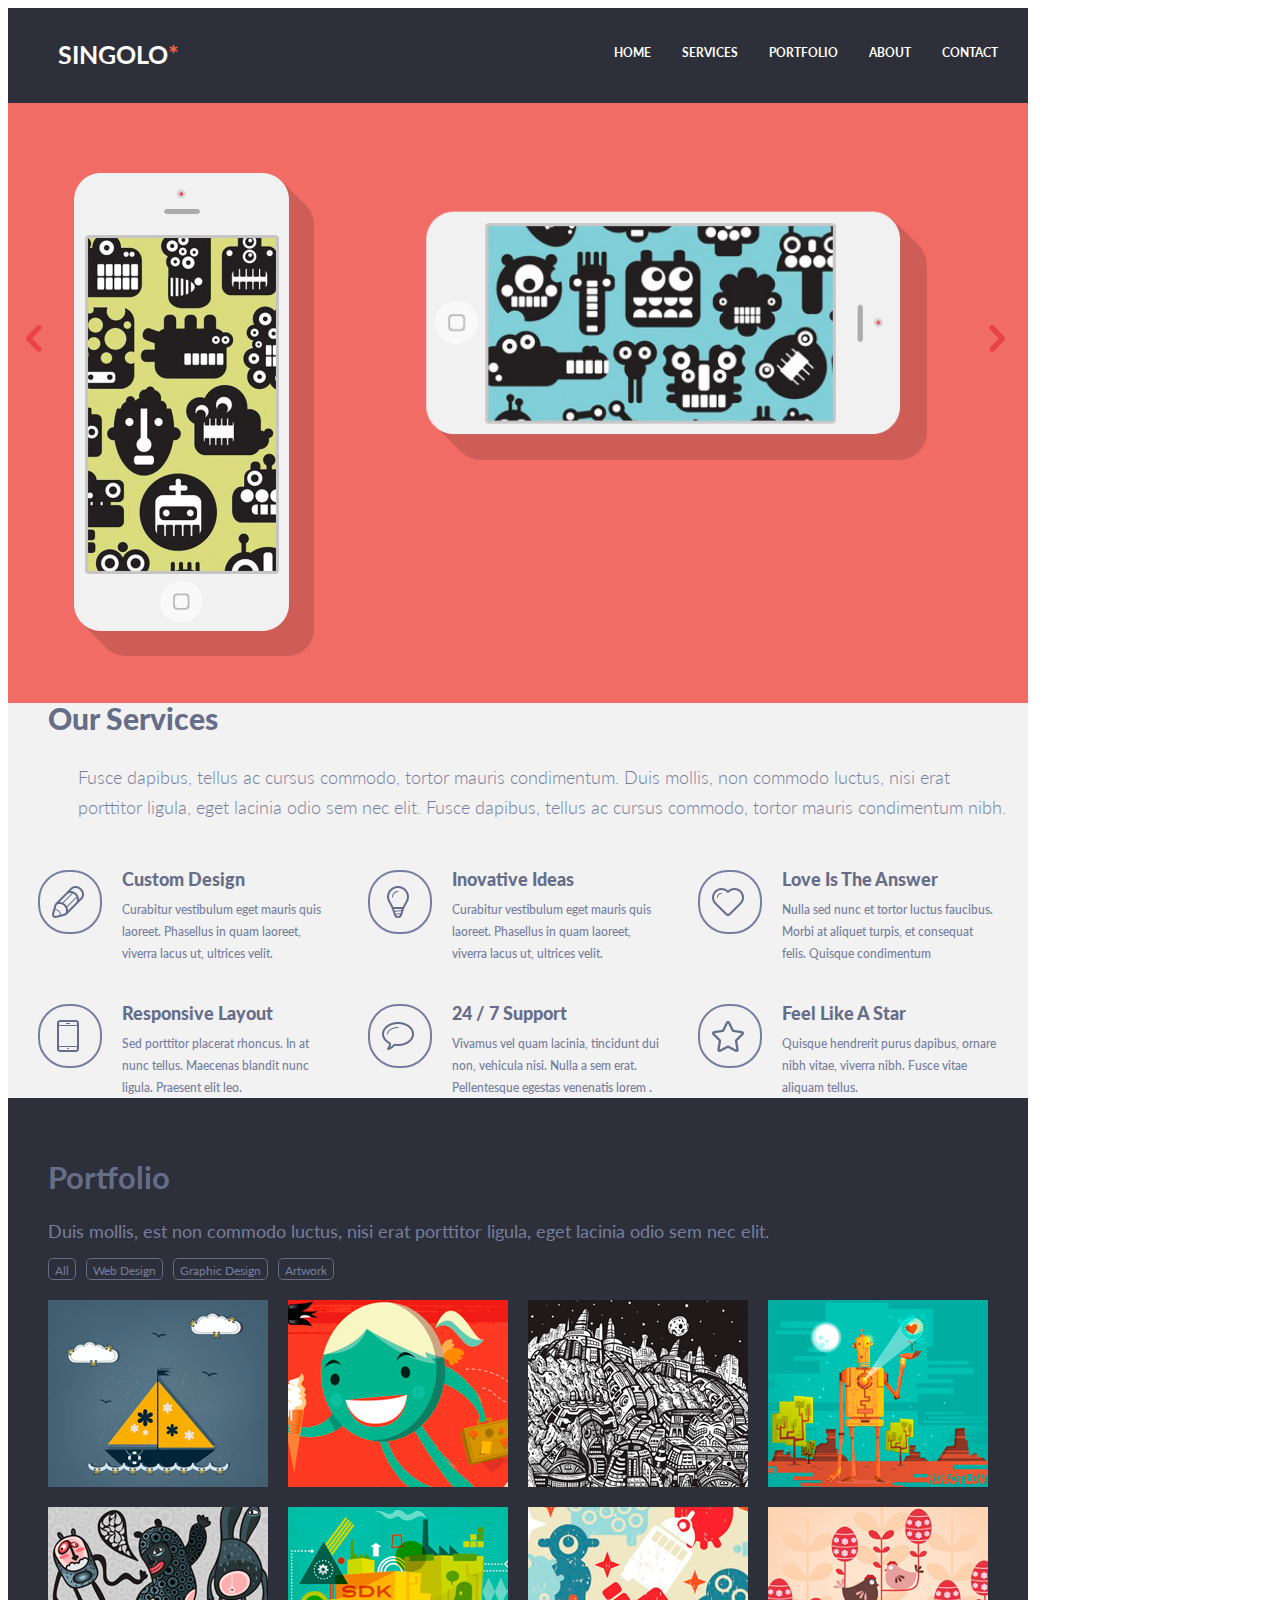
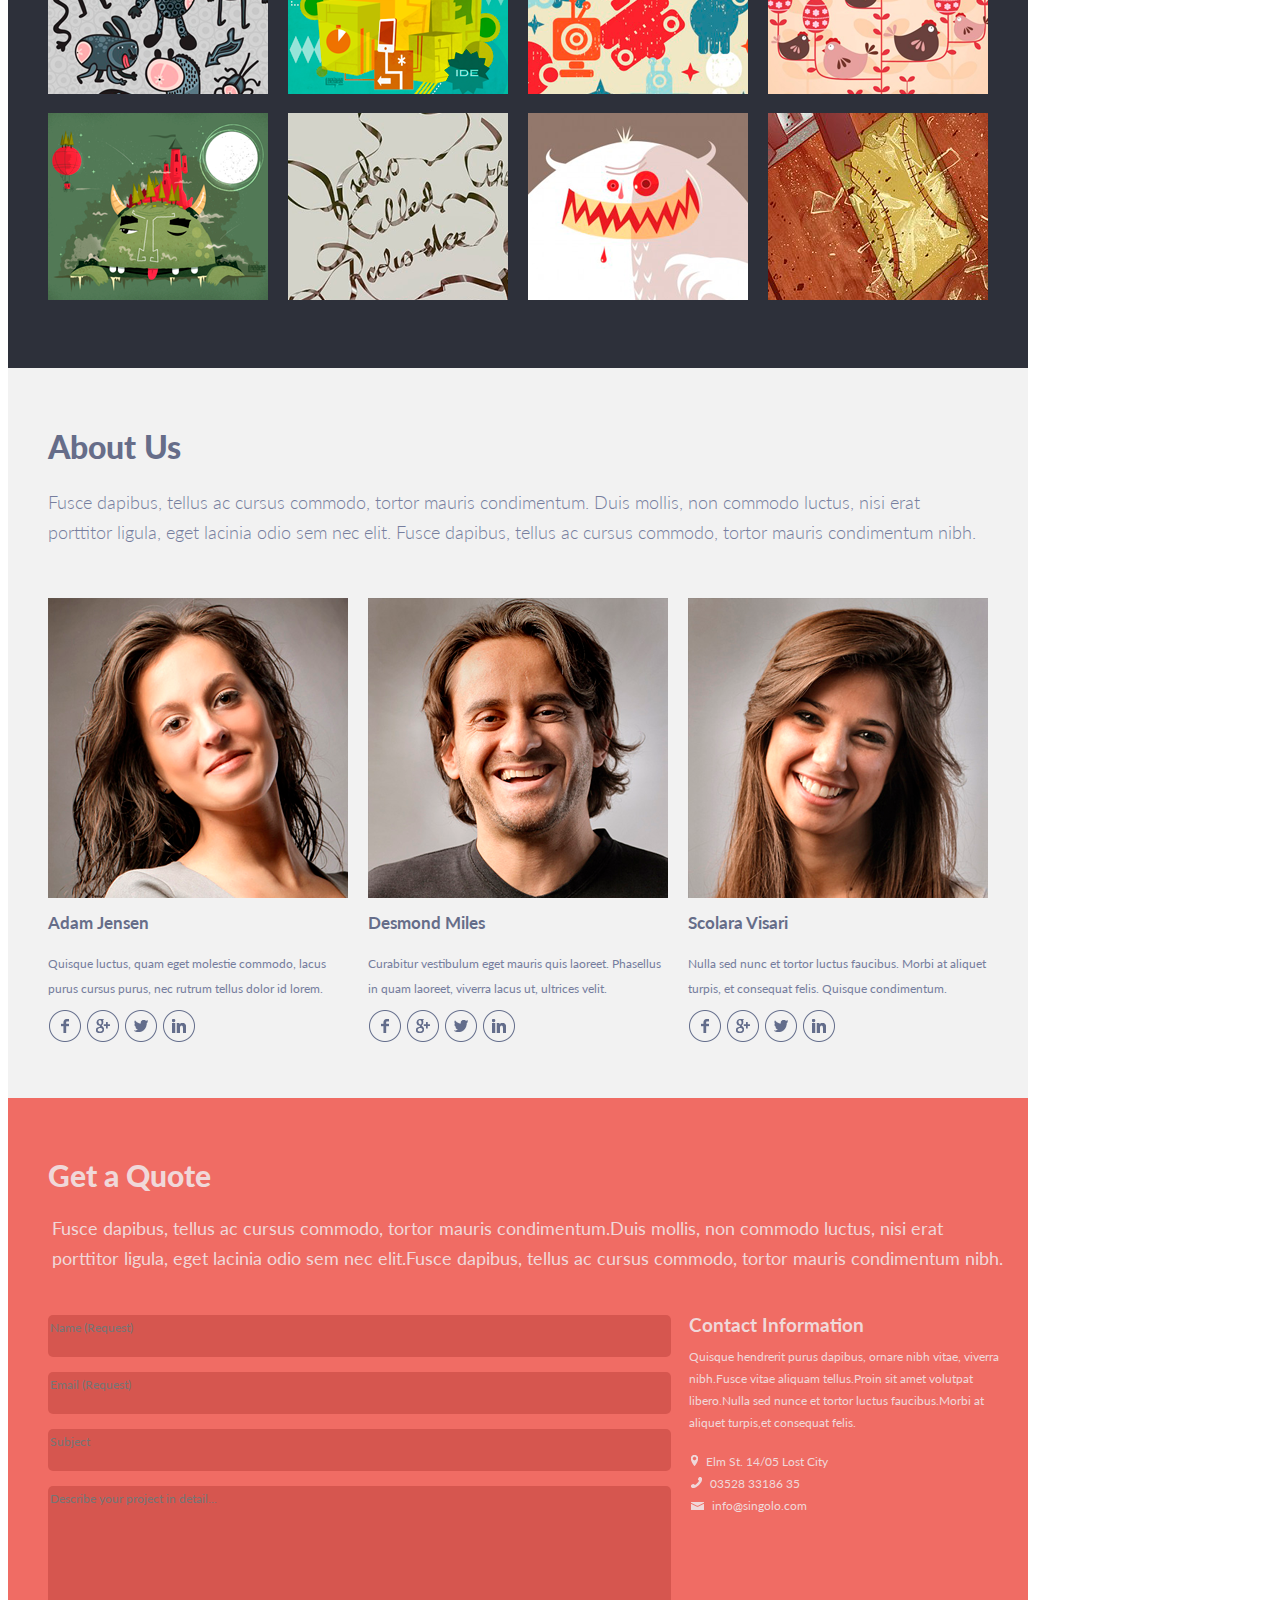
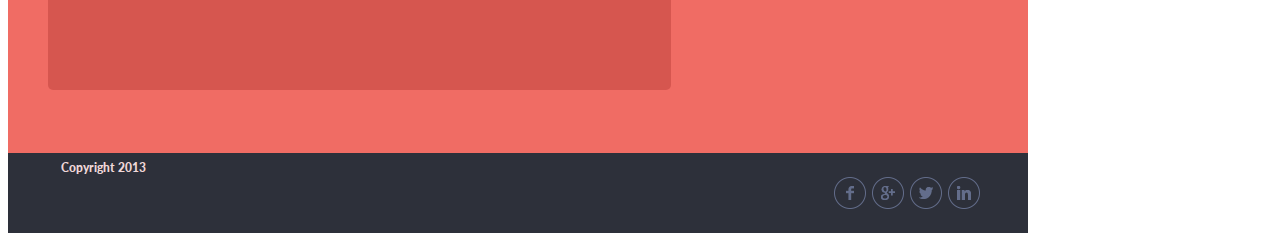
<file: index.html>
<!DOCTYPE html>
<html lang="en">
<head>
    <meta charset="UTF-8">
    <meta name="viewport" content="width=device-width, initial-scale=1.0">
    <link rel="stylesheet" href="style.css">
    <link href="https://fonts.googleapis.com/css?family=Lato&display=swap" rel="stylesheet">
    <title>Singolo</title>
</head>
<body>


    <!--PART1-->
    <div class="part1">
        <header>
        
        <div class="header">
            <div class="container">
            <h1>SINGOLO<span class="star">*</span></h1>
            <nav class="navigation">
                <ul class="menu">
                    <li class="menu_item">HOME</li>
                    <li class="menu_item">SERVICES</li>
                    <li class="menu_item">PORTFOLIO</li>
                    <li class="menu_item">ABOUT</li>
                    <li class="menu_item">CONTACT</li>
                </ul>
            </nav>
        </div>
    </div>   
        
            
                <div class="telefon">
                <div ><button class="utr" type="submit"><img src="./img/chev.png" alt=""></button></div>
                <div class="vertical"><img class="phons" src="./img/iPhone Vertical.png" alt=""></div>
                <div class="horizont"><img class="phons" src="./img/iPhone Horizontal.png" alt=""></div>
                <div><button class="utr" type="submit"><img src="./img/chev1.png" alt=""></button></div>
                </div>             
    
            
            <div class="ter">
                <div class="two">
                    <h3 class="section-heading">Our Services</h3>
                    <div class="section-text">Fusce dapibus, tellus ac cursus commodo, tortor mauris condimentum. Duis mollis, non commodo luctus, nisi erat porttitor ligula, eget lacinia odio sem nec elit. Fusce dapibus, tellus ac cursus commodo, tortor mauris condimentum nibh.</div>
                    <div class="services-wrap">
    
                        <div class="services-item">
                            <div class="services-icon">
                                <img class="services-img" src="img/pen.png">
                            </div>
                            <div class="services-text">
                                <div class="services-title">Custom Design</div>
                                <div class="services-subtitle">Curabitur vestibulum eget mauris quis laoreet. Phasellus in quam laoreet, viverra lacus ut, ultrices velit.</div>
                            </div>
    
                        </div>
                        <div class="services-item">
                            <div class="services-icon">
                                <img class="services-img" src="img/bulb.png">
                            </div>
                            <div class="services-text">
                                <div class="services-title">Inovative Ideas</div>
                                <div class="services-subtitle">Curabitur vestibulum eget mauris quis laoreet. Phasellus in quam laoreet, viverra lacus ut, ultrices velit.</div>
                            </div>
                        </div>
                        <div class="services-item">
                            <div class="services-icon">
                                <img class="services-img" src="img/heart.png">
                            </div>
                            <div class="services-text">
                                <div class="services-title">Love Is The Answer</div>
                                <div class="services-subtitle">Nulla sed nunc et tortor luctus faucibus. Morbi at aliquet turpis, et consequat felis. Quisque condimentum</div>
                            </div>
                        </div>
                        <div class="services-item">
                            <div class="services-icon">
                                <img class="services-img" src="img/phoni.png">
                            </div>
                            <div class="services-text">
                                <div class="services-title">Responsive Layout</div>
                                <div class="services-subtitle">Sed porttitor placerat rhoncus. In at nunc tellus. Maecenas blandit nunc ligula. Praesent elit leo.</div>
                            </div>
                        </div>
                        <div class="services-item">
                            <div class="services-icon">
                                <img class="services-img" src="img/bubble.png">
                            </div>
                            <div class="services-text">
                                <div class="services-title">24 / 7 Support</div>
                                <div class="services-subtitle">Vivamus vel quam lacinia, tincidunt dui non, vehicula nisi. Nulla a sem erat. Pellentesque egestas venenatis lorem .</div>
                            </div>
                        </div>
                        <div class="services-item">
                            <div class="services-icon">
                                <img class="services-img" src="img/star.png">
                            </div>
                            <div class="services-text">
                                <div class="services-title">Feel Like A Star</div>
                                <div class="services-subtitle">Quisque hendrerit purus dapibus, ornare nibh vitae, viverra nibh. Fusce vitae aliquam tellus.</div>
                            </div>
                        </div>
                    </div>
                </div>
            </div>
    
        </header>
    </div>



    <!--PART2-->
<div class="part2">
        <div class="body">

    <div class="heade">
        <div class="containe">
            <h2>Portfolio</h2></div>
            <div class="text-heade">Duis mollis, est non commodo luctus, nisi erat porttitor ligula, eget lacinia odio sem nec elit.</div>
            <div class="items">
                <input value="All" type="submit">
                <input value="Web Design" type="submit">
                <input value="Graphic Design" type="submit">
                <input value="Artwork" type="submit">
            </div>
            <div class="picture">
                <img class="monstro" src="./img/1.png" alt="Ship">
                <img class="monstro" src="./img/2.png" alt="GreenKoloboc">
                <img class="monstro" src="./img/3.png" alt="City">
                <img class="monstro" src="./img/4.png" alt="Robot">
                <img class="monstro" src="./img/5.png" alt="Bears">
                <img class="monstro" src="./img/6.png" alt="Phone">
                <img class="monstro" src="./img/7.png" alt="Aliens">
                <img class="monstro" src="./img/8.png" alt="Chickens">
                <img class="monstro" src="./img/9.png" alt="GreenMonster">
                <img class="monstro" src="./img/10.png" alt="Letter">
                <img class="monstro" src="./img/11.png" alt="WhiteMonster">
                <img class="monstro" src="./img/12.png" alt="Iron">
            </div>
    </div>

    <div class="maini">
        <div class="twe">
            <h2 class="section-headin"><p>About Us</p></h2>
            <div class="section-text">Fusce dapibus, tellus ac cursus commodo, tortor mauris condimentum. Duis mollis, non commodo luctus, nisi erat porttitor ligula, eget lacinia odio sem nec elit. Fusce dapibus, tellus ac cursus commodo, tortor mauris condimentum nibh.</div>
            <div class="faces">
                
                <figure class="human1">
                    <img class="footer" src="./img/human1.png" alt="Adam Jensen">
                    <figcaption>
                        <div class="heading"><h4>Adam Jensen</h4></div><br>
                        <div class="text">Quisque luctus, quam eget molestie commodo, lacus purus cursus purus, nec rutrum tellus dolor id lorem.
                        <div class="iconss-mediaa">
                            <img class="iconn" src="./img/facebook.png" alt="facebook" class="facebook">
                            <img class="iconn" src="./img/google+.png" alt="google" class="google">
                            <img class="iconn" src="./img/twitter.png" alt="twitter" class="twitter">
                            <img class="iconn" src="./img/linkedin.png" alt="linkedin" class="linkedin">
                        </div>
                    </figcaption>
                </figure>   

                <figure class="human2">
                    <img class="footer" src="./img/human2.png" alt="">
                    <figcaption>
                        <div class="heading"><h4>Desmond Miles</h4></div><br>
                        <div class="text">Curabitur vestibulum eget mauris quis laoreet. Phasellus in quam laoreet, viverra lacus ut, ultrices velit.
                        <div class="iconss-mediaa">
                            <img class="iconn" src="./img/facebook.png" alt="facebook" class="facebook">
                            <img class="iconn" src="./img/google+.png" alt="google" class="google">
                            <img class="iconn" src="./img/twitter.png" alt="twitter" class="twitter">
                            <img class="iconn" src="./img/linkedin.png" alt="linkedin" class="linkedin">
                        </div>
                    </figcaption>
                </figure>

                <figure class="human3">
                    <img class="footer" src="./img/human3.png" alt="Scolara Visari">
                    <figcaption>
                        <div class="heading"><h4>Scolara Visari</h4></div><br>
                        <div class="text">Nulla sed nunc et tortor luctus faucibus. Morbi at aliquet turpis, et consequat felis. Quisque condimentum.
                        <div class="iconss-mediaa">
                            <img class="iconn" src="./img/facebook.png" alt="facebook" class="facebook">
                            <img class="iconn" src="./img/google+.png" alt="google" class="google">
                            <img class="iconn" src="./img/twitter.png" alt="twitter" class="twitter">
                            <img class="iconn" src="./img/linkedin.png" alt="linkedin" class="linkedin">
                        </div>                    
                    </figcaption>
                </figure>

            </div>
        </div>
    </div>

</div>
</div>  




    <!--PART3--> 
    <footer>
        <div class="body">
    
    <header class="headeri">
        <div class="containere">
            <h5>Get a Quote</h5>
            <div class="texta">Fusce dapibus, tellus ac cursus commodo, tortor mauris condimentum.Duis mollis, non commodo luctus, nisi erat porttitor ligula, eget lacinia odio sem nec elit.Fusce dapibus, tellus ac cursus commodo, tortor mauris condimentum nibh.</div>
        </div>
        
    <div class="maino">

        <div class="colom1">
            
    <textarea class="first"  placeholder="Name (Request)" name="" id="" cols="30" rows="10"></textarea>
    <textarea type="Email" placeholder="Email (Request)" name="" id="" cols="30" rows="10"></textarea>
    <textarea placeholder="Subject" name="" id="" cols="30" rows="10"></textarea>
    <textarea class="last"  placeholder="Describe your project in detail..." name="" id="" cols="30" rows="10"></textarea>
        </div>

        <div class="colom2">
            <h3 class="re">Contact Information</h3>
            <p class="po">Quisque hendrerit purus dapibus, ornare nibh vitae, viverra nibh.Fusce vitae aliquam tellus.Proin sit amet volutpat libero.Nulla sed nunce et tortor luctus faucibus.Morbi at aliquet turpis,et consequat felis.</p>
            <div class="itemso">
                <div><img src="./img/location.png" alt="">  Elm St. 14/05 Lost City</div>
                <div><img src="./img/phone.png" alt=""> <a class="numberr" href="tel: 03528 33186 35">03528 33186 35</a> </div>
                <div><img src="./img/mail.png" alt=""> <a class="numberr" href="mailto: info@singolo.com">info@singolo.com</a></div>
            </div>
        </div>
    

    </div>
    </header>
    

    <div class="pol">

        <span class="Copyright">
            Copyright 2013
        </span>

        <span class="iconsu-medio">
            <img class="iconh" src="./img/facebook.png" alt="facebook" class="facebook">
            <img class="iconh" src="./img/google+.png" alt="google" class="google">
            <img class="iconh" src="./img/twitter.png" alt="twitter" class="twitter">
            <img class="iconh" src="./img/linkedin.png" alt="linkedin" class="linkedin">
        </span>                    


    </div>


</div>
</footer>


    
</body>
</html>
</file>
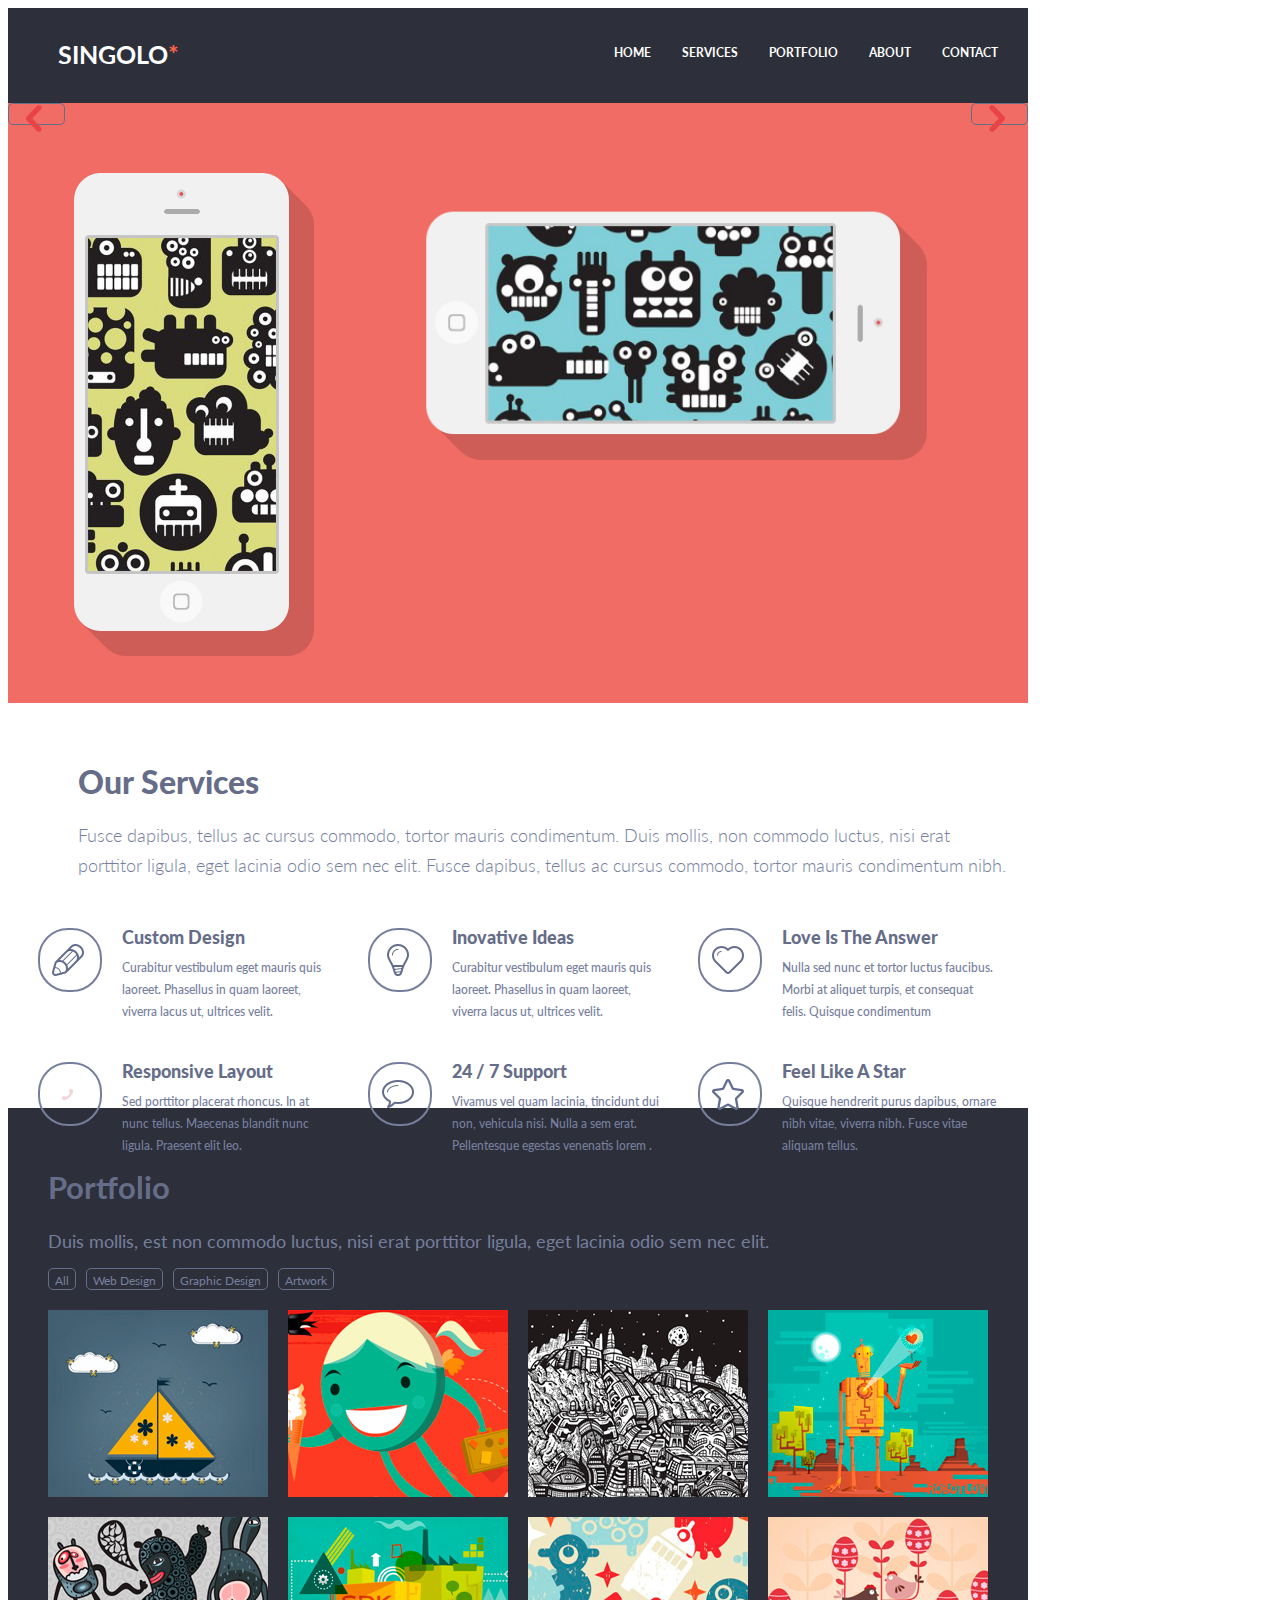
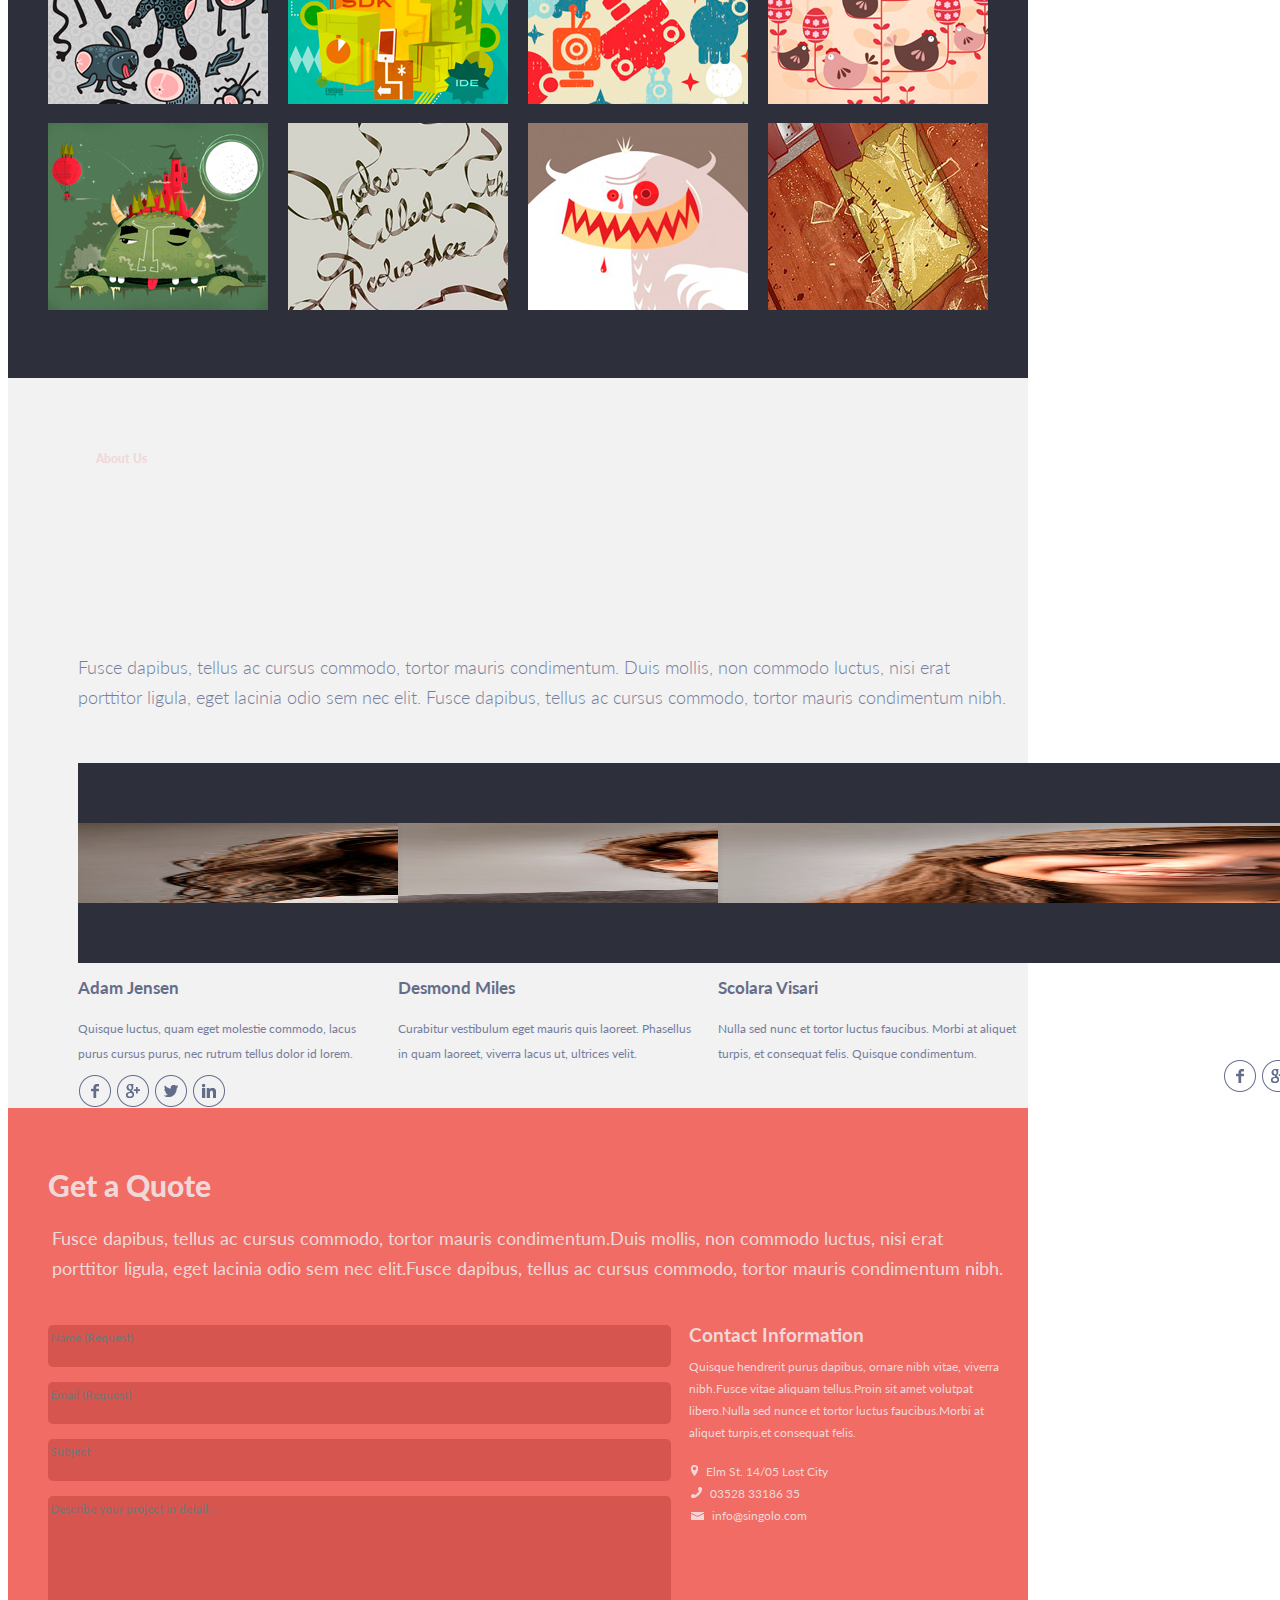
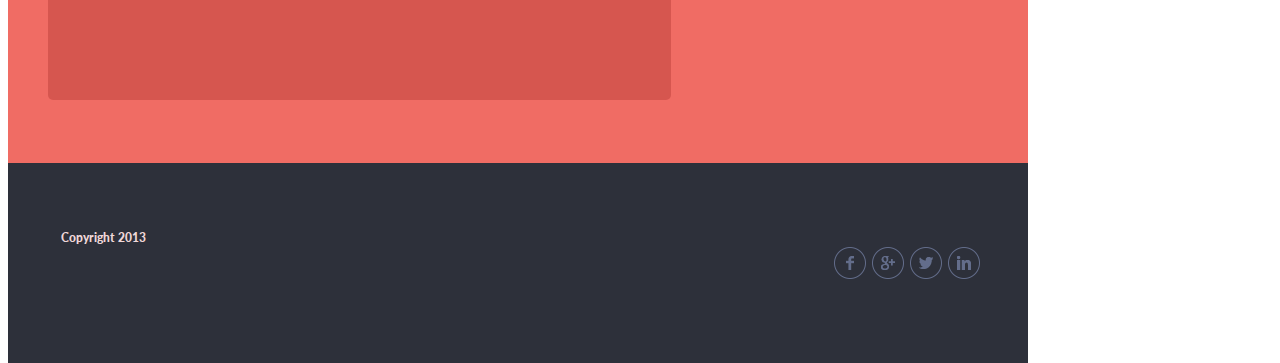
<file: singolo.html>
<!DOCTYPE html>
<html lang="en">
<head>
    <meta charset="UTF-8">
    <meta name="viewport" content="width=device-width, initial-scale=1.0">
    <link rel="stylesheet" href="singolo.css">
    <link href="https://fonts.googleapis.com/css?family=Lato&display=swap" rel="stylesheet">
    <title>Singolo</title>
</head>
<body>


    <!--PART1-->
    <div class="part1">
        <header>
        
        <div class="header">
            <div class="container">
            <h1>SINGOLO<span class="star">*</span></h1>
            <nav class="navigation">
                <ul class="menu">
                    <li class="menu_item">HOME</li>
                    <li class="menu_item">SERVICES</li>
                    <li class="menu_item">PORTFOLIO</li>
                    <li class="menu_item">ABOUT</li>
                    <li class="menu_item">CONTACT</li>
                </ul>
            </nav>
        </div>
    </div class= "header">
    
        
            <main>
                <div class="telefon">
                <div ><button type="submit"><img src="./img/chev.png" alt=""></button></div>
                <div class="vertical"><img class="phons" src="./img/iPhone Vertical.png" alt=""></div>
                <div class="horizont"><img class="phons" src="./img/iPhone Horizontal.png" alt=""></div>
                <div><button type="submit"><img src="./img/chev1.png" alt=""></button></div>
                </div>
            </main>    
    
            
            <div class="footerp">
                <div class="two">
                    <h3 class="section-heading">Our Services</h3>
                    <div class="section-text">Fusce dapibus, tellus ac cursus commodo, tortor mauris condimentum. Duis mollis, non commodo luctus, nisi erat porttitor ligula, eget lacinia odio sem nec elit. Fusce dapibus, tellus ac cursus commodo, tortor mauris condimentum nibh.</div>
                    <div class="services-wrap">
    
                        <div class="services-item">
                            <div class="services-icon">
                                <img class="services-img" src="img/pen.png">
                            </div>
                            <div class="services-text">
                                <div class="services-title">Custom Design</div>
                                <div class="services-subtitle">Curabitur vestibulum eget mauris quis laoreet. Phasellus in quam laoreet, viverra lacus ut, ultrices velit.</div>
                            </div>
    
                        </div>
                        <div class="services-item">
                            <div class="services-icon">
                                <img class="services-img" src="img/bulb.png">
                            </div>
                            <div class="services-text">
                                <div class="services-title">Inovative Ideas</div>
                                <div class="services-subtitle">Curabitur vestibulum eget mauris quis laoreet. Phasellus in quam laoreet, viverra lacus ut, ultrices velit.</div>
                            </div>
                        </div>
                        <div class="services-item">
                            <div class="services-icon">
                                <img class="services-img" src="img/heart.png">
                            </div>
                            <div class="services-text">
                                <div class="services-title">Love Is The Answer</div>
                                <div class="services-subtitle">Nulla sed nunc et tortor luctus faucibus. Morbi at aliquet turpis, et consequat felis. Quisque condimentum</div>
                            </div>
                        </div>
                        <div class="services-item">
                            <div class="services-icon">
                                <img class="services-img" src="img/phone.png">
                            </div>
                            <div class="services-text">
                                <div class="services-title">Responsive Layout</div>
                                <div class="services-subtitle">Sed porttitor placerat rhoncus. In at nunc tellus. Maecenas blandit nunc ligula. Praesent elit leo.</div>
                            </div>
                        </div>
                        <div class="services-item">
                            <div class="services-icon">
                                <img class="services-img" src="img/bubble.png">
                            </div>
                            <div class="services-text">
                                <div class="services-title">24 / 7 Support</div>
                                <div class="services-subtitle">Vivamus vel quam lacinia, tincidunt dui non, vehicula nisi. Nulla a sem erat. Pellentesque egestas venenatis lorem .</div>
                            </div>
                        </div>
                        <div class="services-item">
                            <div class="services-icon">
                                <img class="services-img" src="img/star.png">
                            </div>
                            <div class="services-text">
                                <div class="services-title">Feel Like A Star</div>
                                <div class="services-subtitle">Quisque hendrerit purus dapibus, ornare nibh vitae, viverra nibh. Fusce vitae aliquam tellus.</div>
                            </div>
                        </div>
                    </div>
                </div>
            </div>
    
        </header>
    </div>



    <!--PART2-->
<main>
        <div class="body">

    <header class="heade">
        <div class="containe">
            <h2>Portfolio</h2></div>
            <div class="text-heade">Duis mollis, est non commodo luctus, nisi erat porttitor ligula, eget lacinia odio sem nec elit.</div>
            <div class="items">
                <input value="All" type="submit">
                <input value="Web Design" type="submit">
                <input value="Graphic Design" type="submit">
                <input value="Artwork" type="submit">
            </div>
            <div class="picture">
                <img class="monstro" src="./img/1.png" alt="Ship">
                <img class="monstro" src="./img/2.png" alt="GreenKoloboc">
                <img class="monstro" src="./img/3.png" alt="City">
                <img class="monstro" src="./img/4.png" alt="Robot">
                <img class="monstro" src="./img/5.png" alt="Bears">
                <img class="monstro" src="./img/6.png" alt="Phone">
                <img class="monstro" src="./img/7.png" alt="Aliens">
                <img class="monstro" src="./img/8.png" alt="Chickens">
                <img class="monstro" src="./img/9.png" alt="GreenMonster">
                <img class="monstro" src="./img/10.png" alt="Letter">
                <img class="monstro" src="./img/11.png" alt="WhiteMonster">
                <img class="monstro" src="./img/12.png" alt="Iron">
            </div>
    </header>

    <div class="main">
        <div class="two">
            <h2 class="section-heading"><p>About Us</p></h2>
            <div class="section-text">Fusce dapibus, tellus ac cursus commodo, tortor mauris condimentum. Duis mollis, non commodo luctus, nisi erat porttitor ligula, eget lacinia odio sem nec elit. Fusce dapibus, tellus ac cursus commodo, tortor mauris condimentum nibh.</div>
            <div class="faces">

                
                <figure class="human1">
                    <img class="footer" src="./img/human1.png" alt="Adam Jensen">
                    <figcaption>
                        <div class="heading"><h4>Adam Jensen</h4></div><br>
                        <div class="text">Quisque luctus, quam eget molestie commodo, lacus purus cursus purus, nec rutrum tellus dolor id lorem.
                        <div class="iconss-mediaa">
                            <img class="iconn" src="./img/facebook.png" alt="facebook" class="facebook">
                            <img class="iconn" src="./img/google+.png" alt="google" class="google">
                            <img class="iconn" src="./img/twitter.png" alt="twitter" class="twitter">
                            <img class="iconn" src="./img/linkedin.png" alt="linkedin" class="linkedin">
                        </div>
                    </figcaption>
                </figure>           


                <figure class="human2">
                    <img class="footer" src="./img/human2.png" alt="">
                    <figcaption>
                        <div class="heading"><h4>Desmond Miles</h4></div><br>
                        <div class="text">Curabitur vestibulum eget mauris quis laoreet. Phasellus in quam laoreet, viverra lacus ut, ultrices velit.
                        <div class="icons-media">
                            <img class="icon" src="./img/facebook.png" alt="facebook" class="facebook">
                            <img class="icon" src="./img/google+.png" alt="google" class="google">
                            <img class="icon" src="./img/twitter.png" alt="twitter" class="twitter">
                            <img class="icon" src="./img/linkedin.png" alt="linkedin" class="linkedin">
                        </div>
                    </figcaption>
                </figure>

                <figure class="human3">
                    <img class="footer" src="./img/human3.png" alt="Scolara Visari">
                    <figcaption>
                        <div class="heading"><h4>Scolara Visari</h4></div><br>
                        <div class="text">Nulla sed nunc et tortor luctus faucibus. Morbi at aliquet turpis, et consequat felis. Quisque condimentum.
                        <div class="icons-media">
                            <img class="icon" src="./img/facebook.png" alt="facebook" class="facebook">
                            <img class="icon" src="./img/google+.png" alt="google" class="google">
                            <img class="icon" src="./img/twitter.png" alt="twitter" class="twitter">
                            <img class="icon" src="./img/linkedin.png" alt="linkedin" class="linkedin">
                        </div>                    
                    </figcaption>
                </figure>

            </div>
        </div>
    </div>

</div>
    </main>  




    <!--PART3-->
    <footer>
        <div class="body">
    
    <header class="headeri">
        <div class="containere">
            <h5>Get a Quote</h5>
            <div class="texta">Fusce dapibus, tellus ac cursus commodo, tortor mauris condimentum.Duis mollis, non commodo luctus, nisi erat porttitor ligula, eget lacinia odio sem nec elit.Fusce dapibus, tellus ac cursus commodo, tortor mauris condimentum nibh.</div>
        </div>
        
    <div class="maino">

        <div class="colom1">
    <textarea class="first" placeholder="Name (Request)" name="" id="" cols="30" rows="10"></textarea>
    <textarea placeholder="Email (Request)" name="" id="" cols="30" rows="10"></textarea>
    <textarea placeholder="Subject" name="" id="" cols="30" rows="10"></textarea>
    <textarea class="last"  placeholder="Describe your project in detail..." name="" id="" cols="30" rows="10"></textarea>
        </div>

        <div class="colom2">
            <h3 class="re">Contact Information</h3>
            <p>Quisque hendrerit purus dapibus, ornare nibh vitae, viverra nibh.Fusce vitae aliquam tellus.Proin sit amet volutpat libero.Nulla sed nunce et tortor luctus faucibus.Morbi at aliquet turpis,et consequat felis.</p>
            <div class="itemso">
                <div><img src="./img/location.png" alt="">  Elm St. 14/05 Lost City</div>
                <div><img src="./img/phone.png" alt="">  03528 33186 35</div>
                <div><img src="./img/mail.png" alt="">  info@singolo.com</div>
            </div>
        </div>
    

    </div>
    </header>
    

    <div class="footer">

        <span class="Copyright">
            Copyright 2013
        </span>

        <span class="icons-media">
            <img class="icon" src="./img/facebook.png" alt="facebook" class="facebook">
            <img class="icon" src="./img/google+.png" alt="google" class="google">
            <img class="icon" src="./img/twitter.png" alt="twitter" class="twitter">
            <img class="icon" src="./img/linkedin.png" alt="linkedin" class="linkedin">
        </span>                    


    </div>


</div>
</footer>
        

    
</body>
</html>
</file>
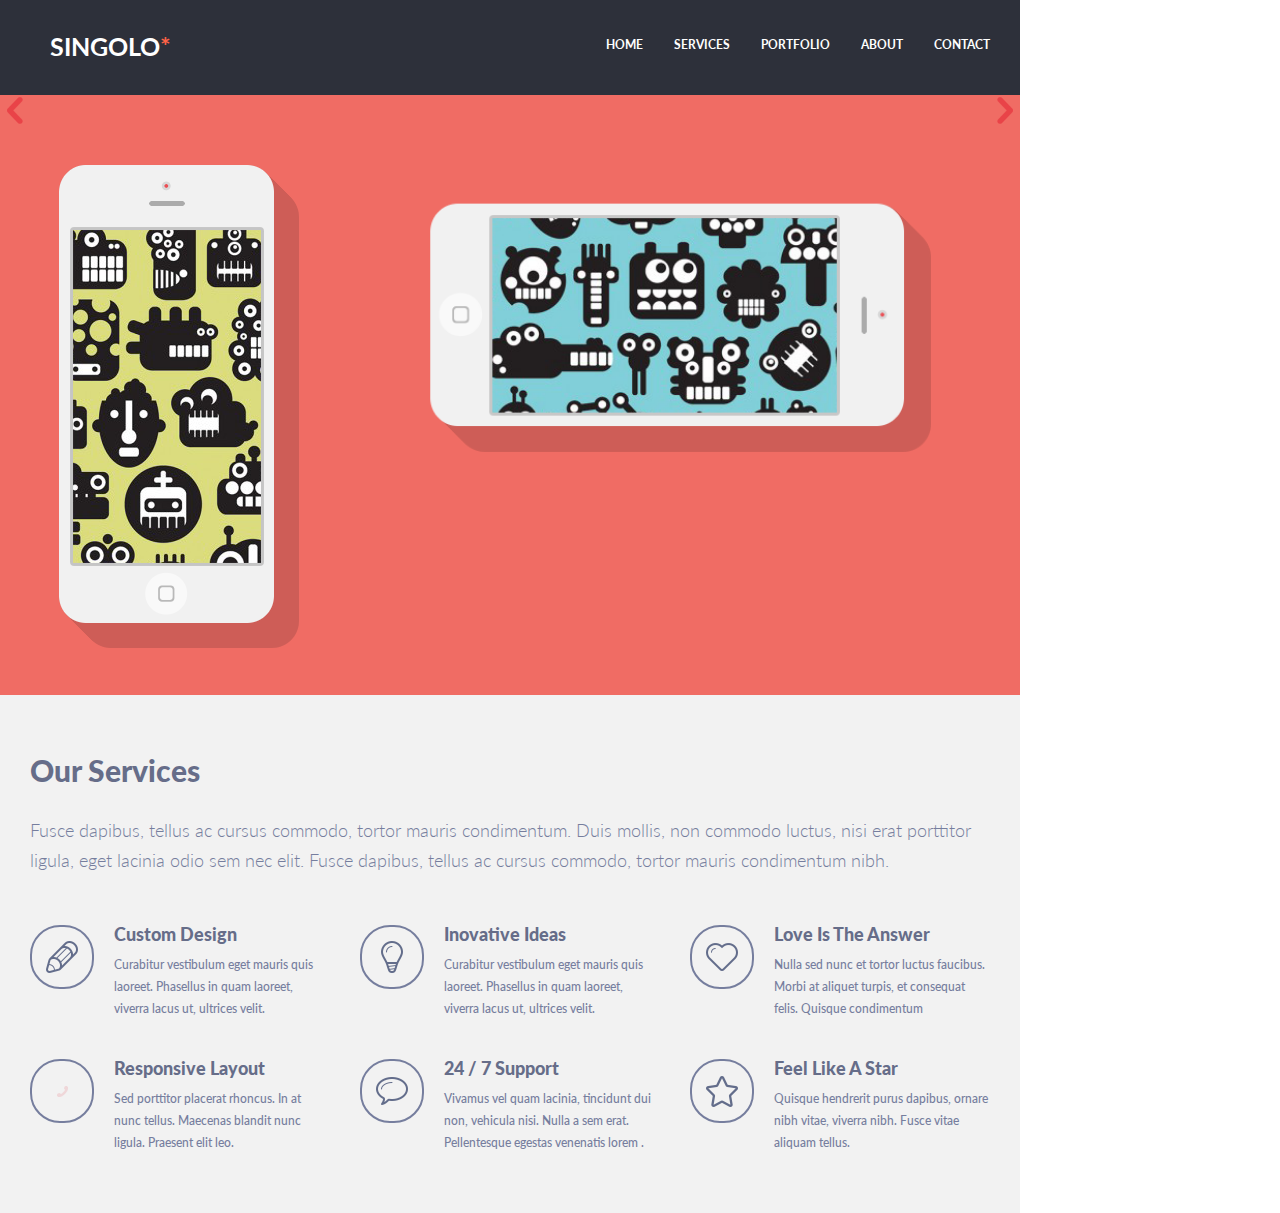
<file: singolo1.html>
<!DOCTYPE html>
<html lang="en">
<head>
    <meta charset="UTF-8">
    <meta name="viewport" content="width=device-width, initial-scale=1.0">
    <link rel="stylesheet" href="singolo1.css">
    <link href="https://fonts.googleapis.com/css?family=Lato&display=swap" rel="stylesheet">
    <title>Singolo1</title>
</head>
<body>
    <header>
        <div class="container">
        <h1>SINGOLO<span class="star">*</span></h1>
        <nav class="navigation">
            <ul class="menu">
                <li class="menu_item">HOME</li>
                <li class="menu_item">SERVICES</li>
                <li class="menu_item">PORTFOLIO</li>
                <li class="menu_item">ABOUT</li>
                <li class="menu_item">CONTACT</li>
            </ul>
        </nav>
    </div>
    </header>

    <!-- блок с телефонами-->
        <main>
            <div class="telefon">
            <div ><button type="submit"><img src="./img/chev.png" alt=""></button></div>
            <div class="vertical"><img src="./img/iPhone Vertical.png" alt=""></div>
            <div class="horizont"><img src="./img/iPhone Horizontal.png" alt=""></div>
            <div><button type="submit"><img src="./img/chev1.png" alt=""></button></div>
            </div>
        </main>    

    <!-- блок footer-->

        <div class="footer">
            <div class="two">
                <h3 class="section-heading">Our Services</h3>
                <div class="section-text">Fusce dapibus, tellus ac cursus commodo, tortor mauris condimentum. Duis mollis, non commodo luctus, nisi erat porttitor ligula, eget lacinia odio sem nec elit. Fusce dapibus, tellus ac cursus commodo, tortor mauris condimentum nibh.</div>
                <div class="services-wrap">

                    <div class="services-item">
                        <div class="services-icon">
                            <img class="services-img" src="img/pen.png">
                        </div>
                        <div class="services-text">
                            <div class="services-title">Custom Design</div>
                            <div class="services-subtitle">Curabitur vestibulum eget mauris quis laoreet. Phasellus in quam laoreet, viverra lacus ut, ultrices velit.</div>
                        </div>

                    </div>
                    <div class="services-item">
                        <div class="services-icon">
                            <img class="services-img" src="img/bulb.png">
                        </div>
                        <div class="services-text">
                            <div class="services-title">Inovative Ideas</div>
                            <div class="services-subtitle">Curabitur vestibulum eget mauris quis laoreet. Phasellus in quam laoreet, viverra lacus ut, ultrices velit.</div>
                        </div>
                    </div>
                    <div class="services-item">
                        <div class="services-icon">
                            <img class="services-img" src="img/heart.png">
                        </div>
                        <div class="services-text">
                            <div class="services-title">Love Is The Answer</div>
                            <div class="services-subtitle">Nulla sed nunc et tortor luctus faucibus. Morbi at aliquet turpis, et consequat felis. Quisque condimentum</div>
                        </div>
                    </div>
                    <div class="services-item">
                        <div class="services-icon">
                            <img class="services-img" src="img/phone.png">
                        </div>
                        <div class="services-text">
                            <div class="services-title">Responsive Layout</div>
                            <div class="services-subtitle">Sed porttitor placerat rhoncus. In at nunc tellus. Maecenas blandit nunc ligula. Praesent elit leo.</div>
                        </div>
                    </div>
                    <div class="services-item">
                        <div class="services-icon">
                            <img class="services-img" src="img/bubble.png">
                        </div>
                        <div class="services-text">
                            <div class="services-title">24 / 7 Support</div>
                            <div class="services-subtitle">Vivamus vel quam lacinia, tincidunt dui non, vehicula nisi. Nulla a sem erat. Pellentesque egestas venenatis lorem .</div>
                        </div>
                    </div>
                    <div class="services-item">
                        <div class="services-icon">
                            <img class="services-img" src="img/star.png">
                        </div>
                        <div class="services-text">
                            <div class="services-title">Feel Like A Star</div>
                            <div class="services-subtitle">Quisque hendrerit purus dapibus, ornare nibh vitae, viverra nibh. Fusce vitae aliquam tellus.</div>
                        </div>
                    </div>
                </div>
            </div>
        </div>

    
</body>
</html>
</file>
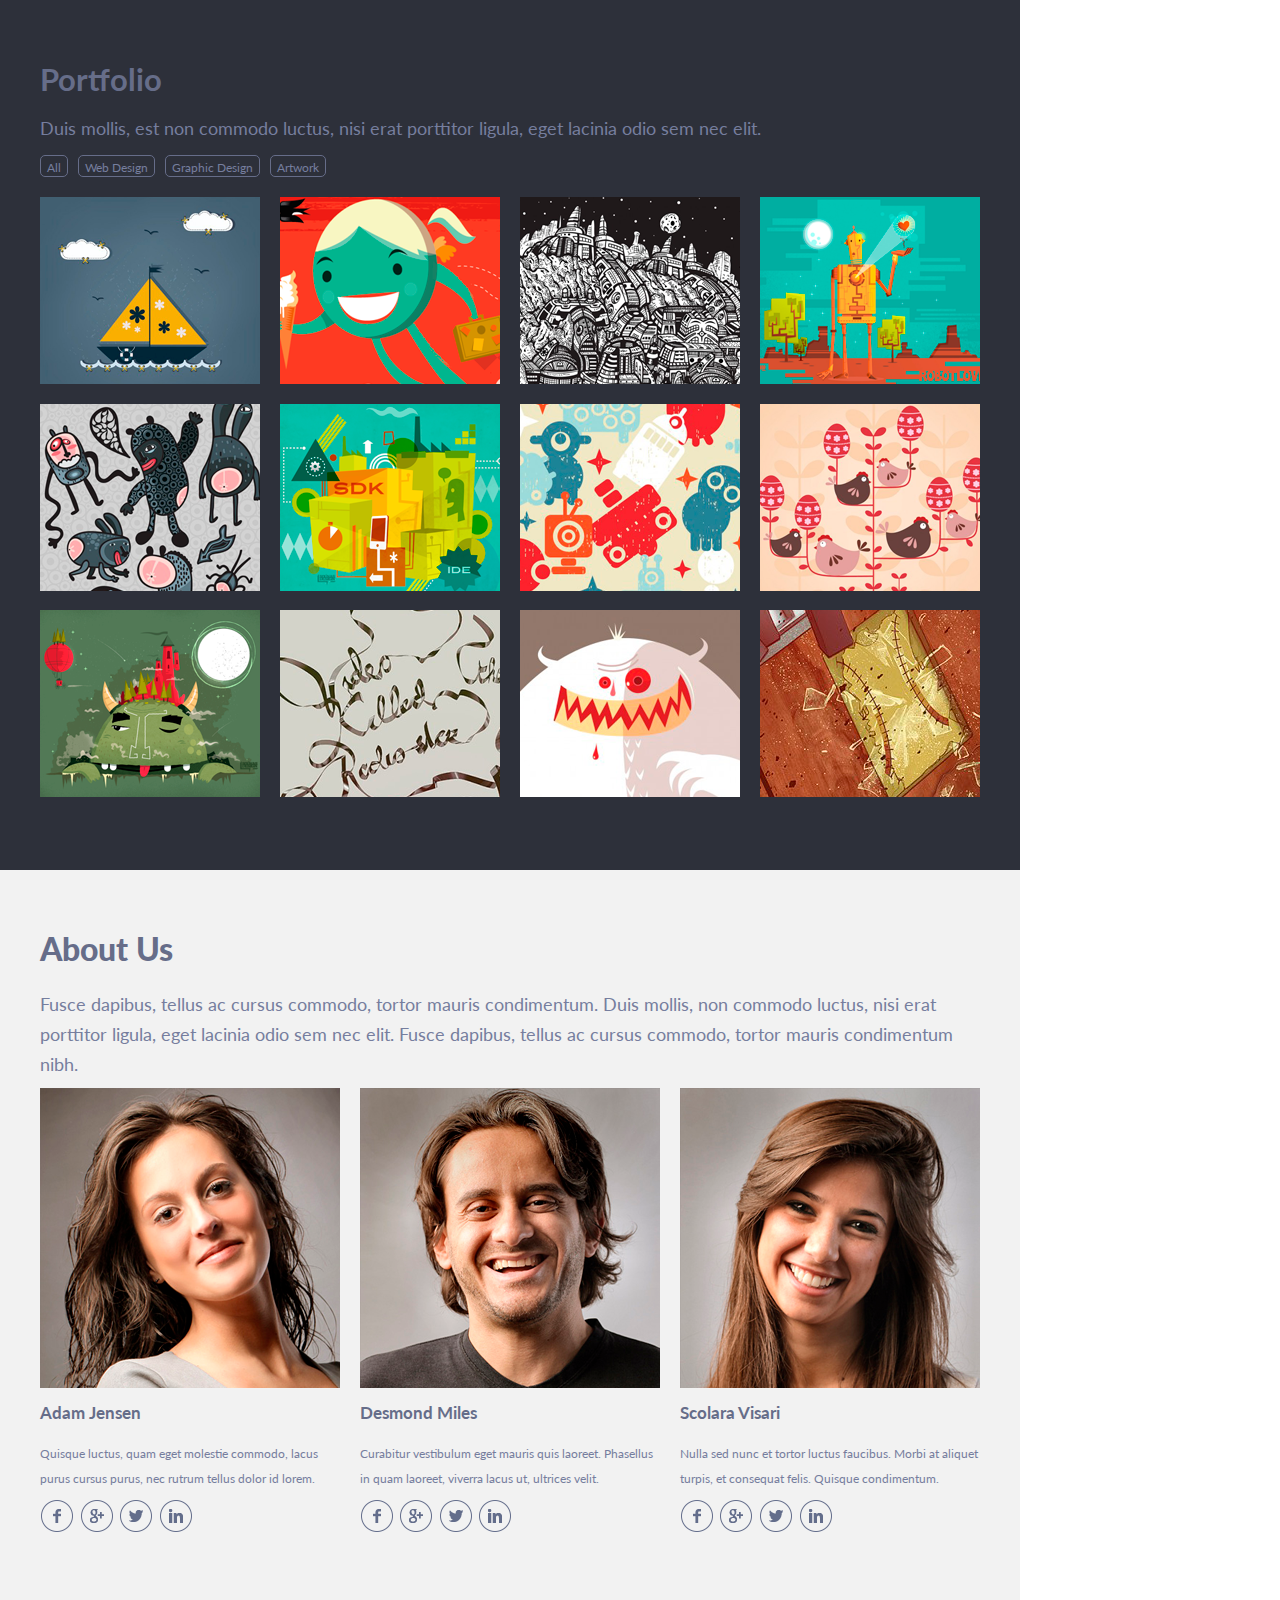
<file: singolo2.html>
<!DOCTYPE html>
<html lang="en">
<head>
    <meta charset="UTF-8">
    <meta name="viewport" content="width=device-width, initial-scale=1.0">
    <link rel="stylesheet" href="singolo2.css">
    <link href="https://fonts.googleapis.com/css?family=Lato&display=swap" rel="stylesheet">
    <title>Singolo2</title>
</head>    

<body>
    <header class="header">
        <div class="container">
            <h1>Portfolio</h1></div>
            <div class="text-header">Duis mollis, est non commodo luctus, nisi erat porttitor ligula, eget lacinia odio sem nec elit.</div>
            <div class="items">
                <input value="All" type="submit">
                <input value="Web Design" type="submit">
                <input value="Graphic Design" type="submit">
                <input value="Artwork" type="submit">
            </div>
            <div class="picture">
                <img class="monstro" src="./img/1.png" alt="Ship">
                <img class="monstro" src="./img/2.png" alt="GreenKoloboc">
                <img class="monstro" src="./img/3.png" alt="City">
                <img class="monstro" src="./img/4.png" alt="Robot">
                <img class="monstro" src="./img/5.png" alt="Bears">
                <img class="monstro" src="./img/6.png" alt="Phone">
                <img class="monstro" src="./img/7.png" alt="Aliens">
                <img class="monstro" src="./img/8.png" alt="Chickens">
                <img class="monstro" src="./img/9.png" alt="GreenMonster">
                <img class="monstro" src="./img/10.png" alt="Letter">
                <img class="monstro" src="./img/11.png" alt="WhiteMonster">
                <img class="monstro" src="./img/12.png" alt="Iron">
            </div>
    </header>

    <main class="main">
        <div class="two">
            <h2 class="section-heading"><p>About Us</p></h2>
            <div class="section-text">Fusce dapibus, tellus ac cursus commodo, tortor mauris condimentum. Duis mollis, non commodo luctus, nisi erat porttitor ligula, eget lacinia odio sem nec elit. Fusce dapibus, tellus ac cursus commodo, tortor mauris condimentum nibh.</div>
            <div class="faces">

                
                <figure class="human1">
                    <img class="footer" src="./img/human1.png" alt="Adam Jensen">
                    <figcaption>
                        <div class="heading"><h4>Adam Jensen</h4></div><br>
                        <div class="text">Quisque luctus, quam eget molestie commodo, lacus purus cursus purus, nec rutrum tellus dolor id lorem.
                        <div class="icons-media">
                            <img class="icon" src="./img/facebook.png" alt="facebook" class="facebook">
                            <img class="icon" src="./img/google+.png" alt="google" class="google">
                            <img class="icon" src="./img/twitter.png" alt="twitter" class="twitter">
                            <img class="icon" src="./img/linkedin.png" alt="linkedin" class="linkedin">
                        </div>
                    </figcaption>
                </figure>           


                <figure class="human2">
                    <img class="footer" src="./img/human2.png" alt="">
                    <figcaption>
                        <div class="heading"><h4>Desmond Miles</h4></div><br>
                        <div class="text">Curabitur vestibulum eget mauris quis laoreet. Phasellus in quam laoreet, viverra lacus ut, ultrices velit.
                        <div class="icons-media">
                            <img class="icon" src="./img/facebook.png" alt="facebook" class="facebook">
                            <img class="icon" src="./img/google+.png" alt="google" class="google">
                            <img class="icon" src="./img/twitter.png" alt="twitter" class="twitter">
                            <img class="icon" src="./img/linkedin.png" alt="linkedin" class="linkedin">
                        </div>
                    </figcaption>
                </figure>

                <figure class="human3">
                    <img class="footer" src="./img/human3.png" alt="Scolara Visari">
                    <figcaption>
                        <div class="heading"><h4>Scolara Visari</h4></div><br>
                        <div class="text">Nulla sed nunc et tortor luctus faucibus. Morbi at aliquet turpis, et consequat felis. Quisque condimentum.
                        <div class="icons-media">
                            <img class="icon" src="./img/facebook.png" alt="facebook" class="facebook">
                            <img class="icon" src="./img/google+.png" alt="google" class="google">
                            <img class="icon" src="./img/twitter.png" alt="twitter" class="twitter">
                            <img class="icon" src="./img/linkedin.png" alt="linkedin" class="linkedin">
                        </div>                    
                    </figcaption>
                </figure>

            </div>
        </div>
    </main>
    
</body>
</html>
</file>
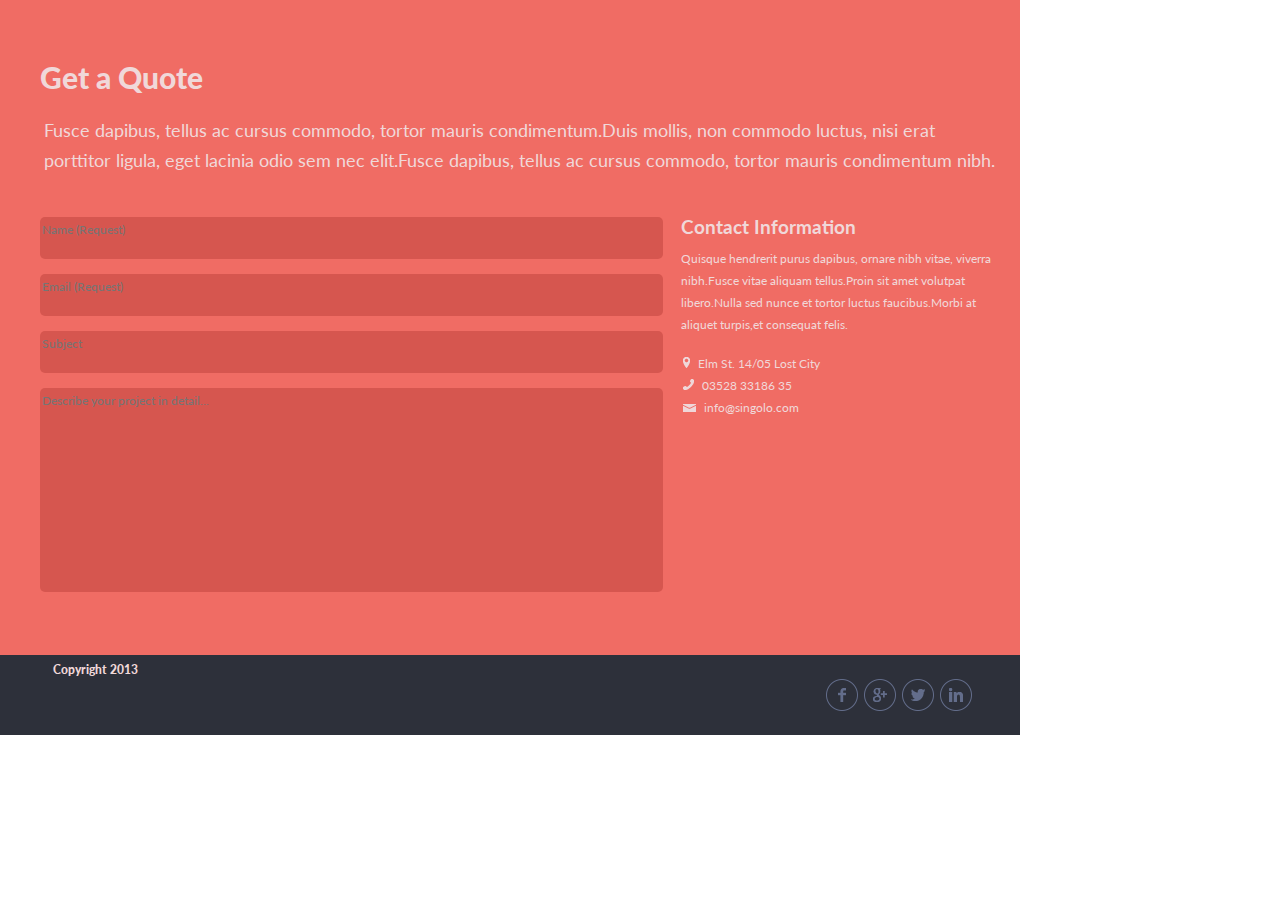
<file: singolo3.html>
<!DOCTYPE html>
<html lang="en">
<head>
    <meta charset="UTF-8">
    <meta name="viewport" content="width=device-width, initial-scale=1.0">
    <link rel="stylesheet" href="singolo3.css">
    <link href="https://fonts.googleapis.com/css?family=Lato&display=swap" rel="stylesheet">

    <title>Document</title>
</head>
<body>
    
    <header class="header">
        <div class="container">
            <h1>Get a Quote</h1>
            <div class="text">Fusce dapibus, tellus ac cursus commodo, tortor mauris condimentum.Duis mollis, non commodo luctus, nisi erat porttitor ligula, eget lacinia odio sem nec elit.Fusce dapibus, tellus ac cursus commodo, tortor mauris condimentum nibh.</div>
        </div>
        
    <div class="main">

        <div class="colom1">
    <textarea class="first" placeholder="Name (Request)" name="" id="" cols="30" rows="10"></textarea>
    <textarea placeholder="Email (Request)" name="" id="" cols="30" rows="10"></textarea>
    <textarea placeholder="Subject" name="" id="" cols="30" rows="10"></textarea>
    <textarea class="last"  placeholder="Describe your project in detail..." name="" id="" cols="30" rows="10"></textarea>
        </div>

        <div class="colom2">
            <h3>Contact Information</h3>
            <p>Quisque hendrerit purus dapibus, ornare nibh vitae, viverra nibh.Fusce vitae aliquam tellus.Proin sit amet volutpat libero.Nulla sed nunce et tortor luctus faucibus.Morbi at aliquet turpis,et consequat felis.</p>
            <div class="items">
                <div><img src="./img/location.png" alt="">  Elm St. 14/05 Lost City</div>
                <div><img src="./img/phone.png" alt="">  03528 33186 35</div>
                <div><img src="./img/mail.png" alt="">  info@singolo.com</div>
            </div>
        </div>
    

    </div>
    </header>

    

    <div class="footer">

        <span class="Copyright">
            Copyright 2013
        </span>

        <span class="icons-media">
            <img class="icon" src="./img/facebook.png" alt="facebook" class="facebook">
            <img class="icon" src="./img/google+.png" alt="google" class="google">
            <img class="icon" src="./img/twitter.png" alt="twitter" class="twitter">
            <img class="icon" src="./img/linkedin.png" alt="linkedin" class="linkedin">
        </span>                    


    </div>


    
    
</body>
</html>
</file>
<file: style.css>
/*part1*/
.part1 {
    box-sizing: border-box;
    max-width: 1020px;
    max-height: 1100px;
}

header {
    margin: 0;
    font-family: 'Lato', sans-serif;
    
}

.telefon {
    background-color: #f06c64;
    height: 600px;
    margin: 0;
}

.container{
    display: flex;
    width: 1000px; 
    margin-left: 0px;;    

}

.header {
    height: 95px; 
    display: -webkit-box;
    display: -ms-flexbox;
    display: flex;
    -webkit-box-pack: center;
    -ms-flex-pack: center;
    justify-content: center;
    color: white;   
    background-color: #2d303a; 
}

h1 {
    font-size: 25px;
    line-height: 6px;
    color: #ffffff;
    font-family: "Lato";
    font-weight: 700;
    text-align: left;
    display: flex;
    align-items: center;
    justify-content: flex-start;
    margin-right: 20px;
    margin-left: 40px;
    margin-bottom: 20px;
    
}

.star {color: tomato;}    

.navigation {
    height: 80px;
    width: 1190px;    
    display: flex;
    -webkit-box-pack: justify;
    -ms-flex-pack: justify;
    justify-content: space-between;
    justify-content: flex-end;
    -webkit-box-align: center;
    -ms-flex-align: right;
    align-items: center;
    font-size: 12px;
line-height: 6px;
color: white;
font-family: "Lato";
font-weight: 700;
text-align: left;

}

.menu_item:hover {
    color: tomato;
}

.menu {
    display: flex;
    
}

.menu_item {
    list-style-type: none;
    display: inline-block;
    margin-right: 9px;
    margin-top: 10px;
    cursor: pointer;
    border: 1px solid transparent;
    padding: 5px 10px;
    border-radius: 5px;       
}

.telefon {    
    display: flex;
    flex-direction: row;
    margin-top: 0px;
    margin-bottom: 0;
    justify-content: space-between;
}


.vertical {
    display: flex;
    justify-content: flex-start;
   align-items: baseline;
    flex-shrink: 0;
    width: 160px;
    height: 60px;
    margin-right: 120px;    
}

.vertical:nth-child(1) {
    margin-top: 290px;
}

.horizont {
    display:flex;   
    
}

.utr{
    background-color: #f06c64;
    border: 1px solid transparent;
    cursor: pointer;
    outline: none;
    margin-top: 220px;
} 

.phons {
    display: block;
}


h3 {
    margin: 10px;
}

.two {
    width: 100%;
    max-width: 960px;
    margin-left: auto;
	margin-right: auto;
    padding-left: 10px;
    padding-right: 10px;
    margin-top: 0px;
}

.ter {
    background-color: #f2f2f2;
    padding-top: 0px;
    padding-bottom: 0px;
    margin: 0;
    
}
.section-heading {
    font-size: 30px;
    line-height: 1;
    font-weight: 900;
    color: #666d89;
    margin-bottom: 30px;
    margin-top: 0px;
}
.section-text {
    font-size: 18px;
    line-height: 30px;
    font-weight: 300;
    color: #767e9e;
    margin-bottom: 50px;
}
.services-wrap {
    display: flex;
    flex-direction: row;
    justify-content: space-between;
    flex-wrap: wrap;
}
.services-item {
    width: 300px;
    display: flex;
    flex-direction: row;
    margin-top: 40px;
}
.services-item:nth-child(1),
.services-item:nth-child(2),
.services-item:nth-child(3) {
    margin-top: 0px;
}
.services-icon {
    display: flex;
    justify-content: center;
    align-items: center;
    flex-shrink: 0;
    width: 60px;
    height: 60px;
    border: 2px #767e9e solid;
    border-radius: 30px;
    margin-right: 20px;
}
.services-img {
    display: block;
}
.services-title {
    font-size: 18px;
    line-height: 18px;
    font-weight: 900;
    color: #666d89;
    margin-bottom: 10px;
}
.services-subtitle {
    display: inline;
    font-size: 12px;
    line-height: 20px;
    font-weight: 500;
    color: #767e9e;
}


/*part2*/
.part2{
    box-sizing: border-box;
    max-width: 1020px;
    max-height: 1600px;
}

.body{
    margin: 0;
    font-family: 'Lato', sans-serif;
}

.containe{
    display: flex;
    display: -webkit-box;
    margin-left: 0px;  
}

.heade {    
    height: 870px;
    background-color: #2d303a;
}

h2{
    margin-left: 40px;
    margin-top: 60px;
    font-size: 31px;
    color: #666d89;
    font-family: "Lato";
    font-weight: 900px;
    text-align: left;    
}

.text-heade{
    margin-left: 40px;
    font-size: 17.5px;
    line-height: 20px;
    color: #767e9e;
    font-family: "Lato";
    font-weight: 300px;
    text-align: left;
}

.items{
    display: flex;
    margin-left: 40px; 
    margin-bottom: 20px;
    margin-top: 16px;    
}

input{
    height: 22px;
    border-radius: 5px;
    background-color:  #2d303a;
    border: 1px solid #666d89;
    font-size: 12px;
    line-height: 22px;
    color: #767e9e;
    font-family: "Lato";
    font-weight: 400px;
    text-align: left;
    margin-right: 10px;  
    cursor: pointer;
    outline: none;
}

input:hover{
    color: white;
    border-color: white;
}

button{
    width: 57px;
    height: 22px;
    border-radius: 5px;    
    border: 1px solid #666d89;    
}

.picture {
    display: flex;
    flex-wrap: wrap;
   align-items: center;
   margin-left: 40px;   

}
.monstro{
    margin-right: 1.25rem;
    margin-bottom: 1.24rem;
}

.maini{
    display: flex;
    width: 1020px;
    height: 730px;
    background-color: #f2f2f2;    
}

.section-headin{
margin-left: 40px;
margin-top: 70px;
font-size: 32px;
line-height: 18px;
color: #666d89;
font-family: "Lato";
font-weight: 900;
text-align: left;
}

.section-text{
margin-left: 40px;
margin-top: 25px;
width: 940px;
height: 57px;
font-size: 17.5px;
line-height: 30px;
color: #767e9e;
font-family: "Lato";
font-weight: 300px;
text-align: left;
letter-spacing: unset;
}

.faces{
    display: -webkit-box;
    display:flex;
    margin-left: 40px;
    margin-top: 38px;
    flex-direction: row;
    width: 1020px;        
}

figure{
    margin: 0;
    width: 300px;
    margin-right: 1.22rem;
    margin-top: 0.2rem;
    
}

figure:nth-child(2){
    margin-right: 1.27rem;
}

.heading{
font-size: 18px;
line-height: 18px;
color: #666d89;
font-family: "Lato";
font-weight: 900px;
text-align: left;
margin: 0;
max-height: 80px;
}

div.text{
width: 300px;
font-size: 12px;
line-height: 25px;
color: #767e9e;
font-family: "Lato";
font-weight: 400px;
text-align: left;
}

h4{
    margin-top: 13px;
    margin-bottom: 0;
    font-size: 17px;
}

.iconss-mediaa{
    display: flex;
    justify-content: space-between;
    max-height: 200px;
    max-width: 152px;
}

.iconn{    
    display: flex;
    margin-left: 1px;
    margin-top: 9px;
    
}
img.iconn:hover{cursor: pointer;
    background-color: khaki;
    border-radius: 15px;
}





/*part3*/

footer{
    box-sizing: border-box;
    max-width: 1020px;
    max-height: 730px;
}

.body{
    margin: 0;
    font-family: 'Lato', sans-serif;
}

.headeri{
    width: 1020px;
    height: 655px;
    background-color: #f06c64;
}

.pol{
    width: 1020px;
    height: 80px;
    background-color: #2d303a;
}

h5{
    font-size: 30px;
    line-height: 18px;
    color: #f0d8d9;
    font-family: "Lato";
    font-weight: 900;
    text-align: left;
    margin-left: 40px;
    margin-top: 68px;
}

.containere{
    display: flex;
    display: -webkit-box;
    margin-left: 0px;  
}

.texta{
    width: 960px;
    height: 57px;
    box-sizing: border-box;
    font-size: 18px;
    line-height: 30px;
    color: #f0d8d9;
    font-family: "Lato";
    font-weight: 300px;
    margin-top: 115px;
    margin-left:-159px; 
    text-align: left;   

}

.Copyright{
    font-size: 12px;
    line-height: 30px;
    color: #f0d8d9;
    font-family: "Lato";
    font-weight: 900;
    margin-left: 53px;
    margin-bottom: -40px;

}

.iconsu-medio{
    display: flex;
    justify-content: space-between;
    max-height: 200px;
    max-width: 152px;
    text-align: right; 
    margin-left: 825px;     

}

img.iconh{    
    display: flex;
    margin-left: 1px;
    margin-top: -6px;
    
}

img.iconh:hover{cursor: pointer;
    background-color: khaki;
    border-radius: 15px;
}
.maino{
    display: flex;
    max-height: 300px;
}


textarea{
    display: flex;
    
    width: 619px;
    height: 38px;
    border-radius: 5px;
    border: 0;
    background-color: #d6564f;
    font-size: 12px;
    line-height: 22px;
    color: #f48c8f;
    font-family: "Lato";
    font-weight: 350px;
    text-align: left;
    margin-left: 40px;
    margin-top: 15px;
    resize: none;
}
.last{
    height: 200px;   
    
}

.first{
    margin-top: 45px;
    font-size: 12px;
line-height: 22px;
color: #f48c8f;
font-family: "Lato";
font-weight: 400;
text-align: left;
}

.re{
    margin-top: 44px;
    margin-left: 18px;
    color: #f0d8d9;
    font-family: "Lato";
    margin-bottom: 0;

}

.po{
    width: 310px;
    height: 175px;
    font-size: 12px;
    line-height: 22px;
    color: #f0d8d9;
    font-family: "Lato";
    font-weight: 400px;
    text-align: left;
    margin-left: 18px;
    margin-top: 10px;
    margin-bottom: 0;
    
}

.itemso {
width: 300px;
height: 175px;
font-size: 12px;
line-height: 22px;
color: #f0d8d9;
font-family: "Lato";
font-weight: 400;
text-align: left;
margin-left: 20px;
margin-top: -70px;
}

.numberr{
text-decoration: none;
color: #f0d8d9;

}

 img{
    margin-right: 5px;
}
</file>
<file: singolo.css>
/*part1*/
.part1 {
    box-sizing: border-box;
    max-width: 1020px;
    max-height: 1100px;
}

header {
    margin: 0;
    font-family: 'Lato', sans-serif;
    
}

.telefon {
    background-color: #f06c64;
    height: 600px;
}

.container{
    display: flex;
    width: 1000px; 
    margin-left: 0px;;    

}

.header {
    height: 95px; 
    display: -webkit-box;
    display: -ms-flexbox;
    display: flex;
    -webkit-box-pack: center;
    -ms-flex-pack: center;
    justify-content: center;
    color: white;   
    background-color: #2d303a; 
}

h1 {
    font-size: 25px;
    line-height: 6px;
    color: #ffffff;
    font-family: "Lato";
    font-weight: 700;
    text-align: left;
    display: flex;
    align-items: center;
    justify-content: flex-start;
    margin-right: 20px;
    margin-left: 40px;
    margin-bottom: 20px;
    
}

.star {color: tomato;}    

.navigation {
    height: 80px;
    width: 1190px;    
    display: flex;
    -webkit-box-pack: justify;
    -ms-flex-pack: justify;
    justify-content: space-between;
    justify-content: flex-end;
    -webkit-box-align: center;
    -ms-flex-align: right;
    align-items: center;
    font-size: 12px;
line-height: 6px;
color: white;
font-family: "Lato";
font-weight: 700;
text-align: left;

}

.menu_item:hover {
    color: tomato;
}

.menu {
    display: flex;
    
}

.menu_item {
    list-style-type: none;
    display: inline-block;
    margin-right: 9px;
    margin-top: 10px;
    cursor: pointer;
    border: 1px solid transparent;
    padding: 5px 10px;
    border-radius: 5px;       
}

.telefon {    
    display: flex;
    flex-direction: row;
    margin-top: 0px;
    justify-content: space-between;
}



.vertical {
    display: flex;
    justify-content: flex-start;
   align-items: baseline;
    flex-shrink: 0;
    width: 160px;
    height: 60px;
    margin-right: 120px;    
}

.vertical:nth-child(1) {
    margin-top: 290px;
}

.horizont {
    display:flex;
    
    
}

/*.phone2{
    width: 100%;
    height: 100%;
    position: absolute;
}*/

button{
    background-color: #f06c64;
    border: 1px solid transparent;
    cursor: pointer;
    outline: none;
} 

.phons {
    display: block;
}


h3 {
    margin: 0;
}
.two {
    width: 100%;
    max-width: 960px;
    margin-left: auto;
	margin-right: auto;
    padding-left: 10px;
    padding-right: 10px;
}
.footer {
    background-color: #f2f2f2;
    padding-top: 60px;
    padding-bottom: 60px;
}
.section-heading {
    font-size: 30px;
    line-height: 1;
    font-weight: 900;
    color: #666d89;
    margin-bottom: 30px;
}
.section-text {
    font-size: 18px;
    line-height: 30px;
    font-weight: 300;
    color: #767e9e;
    margin-bottom: 50px;
}
.services-wrap {
    display: flex;
    flex-direction: row;
    justify-content: space-between;
    flex-wrap: wrap;
}
.services-item {
    width: 300px;
    display: flex;
    flex-direction: row;
    margin-top: 40px;
}
.services-item:nth-child(1),
.services-item:nth-child(2),
.services-item:nth-child(3) {
    margin-top: 0px;
}
.services-icon {
    display: flex;
    justify-content: center;
    align-items: center;
    flex-shrink: 0;
    width: 60px;
    height: 60px;
    border: 2px #767e9e solid;
    border-radius: 30px;
    margin-right: 20px;
}
.services-img {
    display: block;
}
.services-title {
    font-size: 18px;
    line-height: 18px;
    font-weight: 900;
    color: #666d89;
    margin-bottom: 10px;
}
.services-subtitle {
    display: inline;
    font-size: 12px;
    line-height: 20px;
    font-weight: 500;
    color: #767e9e;
}


/*part2*/
main{
    box-sizing: border-box;
    max-width: 1020px;
    max-height: 1600px;
}

.body{
    margin: 0;
    font-family: 'Lato', sans-serif;
}

.containe{
    display: flex;
    display: -webkit-box;

    margin-left: 0px;  

}

.heade {
    
    height: 870px;
    background-color: #2d303a;
}


h2{
    margin-left: 40px;
    margin-top: 60px;
    font-size: 31px;
    color: #666d89;
    font-family: "Lato";
    font-weight: 900px;
    text-align: left;    
}

.text-heade{
    margin-left: 40px;
    font-size: 17.5px;
    line-height: 20px;
    color: #767e9e;
    font-family: "Lato";
    font-weight: 300px;
    text-align: left;
}

.items{
    display: flex;
    margin-left: 40px; 
    margin-bottom: 20px;
    margin-top: 16px;
    
}


input{
    height: 22px;
    border-radius: 5px;
    background-color:  #2d303a;
    border: 1px solid #666d89;
    font-size: 12px;
    line-height: 22px;
    color: #767e9e;
    font-family: "Lato";
    font-weight: 400px;
    text-align: left;
    margin-right: 10px;  
    cursor: pointer;
    outline: none;


}

input:hover{
    color: white;
    border-color: white;

}


button{
    width: 57px;
    height: 22px;
    border-radius: 5px;    
    border: 1px solid #666d89;
    
}

.picture {
    display: flex;
    flex-wrap: wrap;
   align-items: center;
   margin-left: 40px;
   

}
.monstro{
    margin-right: 1.25rem;
    margin-bottom: 1.24rem;
}

.main{
    display: flex;
    width: 1020px;
    height: 730px;
    background-color: #f2f2f2;

}

.section-heading{
margin-left: 40px;
margin-top: 70px;
font-size: 32px;
line-height: 18px;
color: #666d89;
font-family: "Lato";
font-weight: 900;
text-align: left;
}

.section-text{
margin-left: 40px;
margin-top: 25px;
width: 940px;
height: 57px;
font-size: 17.5px;
line-height: 30px;
color: #767e9e;
font-family: "Lato";
font-weight: 300px;
text-align: left;
letter-spacing: unset;
}

.faces{
    display: -webkit-box;
    display:flex;
    margin-left: 40px;
    margin-top: 38px;
    flex-direction: row;
    width: 1020px;
        
}


figure{
    margin: 0;
    width: 300px;
    margin-right: 1.22rem;
    margin-top: 0.2rem;
    
}
figure:nth-child(2){
    margin-right: 1.27rem;
}
.heading{
font-size: 18px;
line-height: 18px;
color: #666d89;
font-family: "Lato";
font-weight: 900px;
text-align: left;
margin: 0;
max-height: 80px;
}

div.text{
width: 300px;
font-size: 12px;
line-height: 25px;
color: #767e9e;
font-family: "Lato";
font-weight: 400px;
text-align: left;
}

h4{
    margin-top: 13px;
    margin-bottom: 0;
    font-size: 17px;
}

.iconss-mediaa{
    display: flex;
    justify-content: space-between;
    max-height: 200px;
    max-width: 152px;
}

.iconn{    
    display: flex;
    margin-left: 1px;
    margin-top: 9px;
    
}
img.icon:hover{cursor: pointer;
    background-color: khaki;
    border-radius: 15px;
}





/*part3*/

footer{
    box-sizing: border-box;
    max-width: 1020px;
    max-height: 730px;
}

.body{
    margin: 0;
    font-family: 'Lato', sans-serif;
}

.headeri{
    width: 1020px;
    height: 655px;
    background-color: #f06c64;
}

.footer{
    width: 1020px;
    height: 80px;
    background-color: #2d303a;
}

h5{
    font-size: 30px;
    line-height: 18px;
    color: #f0d8d9;
    font-family: "Lato";
    font-weight: 900;
    text-align: left;
    margin-left: 40px;
    margin-top: 68px;
}

.containere{
    display: flex;
    display: -webkit-box;
    margin-left: 0px;  
}

.texta{
    width: 960px;
    height: 57px;
    box-sizing: border-box;
    font-size: 18px;
    line-height: 30px;
    color: #f0d8d9;
    font-family: "Lato";
    font-weight: 300px;
    margin-top: 115px;
    margin-left:-159px; 
    text-align: left;   

}


.Copyright{
    font-size: 12px;
    line-height: 30px;
    color: #f0d8d9;
    font-family: "Lato";
    font-weight: 900;
    margin-left: 53px;
    margin-bottom: -40px;


}

.icons-media{
    display: flex;
    justify-content: space-between;
    max-height: 200px;
    max-width: 152px;
    text-align: right; 
    margin-left: 825px;  
    

}
img.icon{    
    display: flex;
    margin-left: 1px;
    margin-top: -6px;
    
}
img.icon:hover{cursor: pointer;
    background-color: khaki;
    border-radius: 15px;
}
.maino{
    display: flex;
    max-height: 300px;
}


textarea{
    display: flex;
    
    width: 619px;
    height: 38px;
    border-radius: 5px;
    border: 0;
    background-color: #d6564f;
    font-size: 12px;
    line-height: 22px;
    color: #f48c8f;
    font-family: "Lato";
    font-weight: 350px;
    text-align: left;
    margin-left: 40px;
    margin-top: 15px;
    resize: none;
}
.last{
    height: 200px;   
    
}

.first{
    margin-top: 45px;
    font-size: 12px;
line-height: 22px;
color: #f48c8f;
font-family: "Lato";
font-weight: 400;
text-align: left;
}

.re{
    margin-top: 44px;
    margin-left: 18px;
    color: #f0d8d9;
    font-family: "Lato";
    margin-bottom: 0;

}

p{
    width: 310px;
    height: 175px;
    font-size: 12px;
    line-height: 22px;
    color: #f0d8d9;
    font-family: "Lato";
    font-weight: 400px;
    text-align: left;
    margin-left: 18px;
    margin-top: 10px;
    margin-bottom: 0;
    
}

.itemso{
width: 300px;
height: 175px;
font-size: 12px;
line-height: 22px;
color: #f0d8d9;
font-family: "Lato";
font-weight: 400;
text-align: left;
margin-left: 20px;
margin-top: -70px;
}

 img{
    margin-right: 5px;
}
</file>
<file: singolo1.css>
html {
    box-sizing: border-box;
    max-width: 1020px;
    max-height: 1100px;
}

body {
    margin: 0;
    font-family: 'Lato', sans-serif;
    
}

.telefon {
    background-color: #f06c64;
    height: 600px;
}

.container{
    display: flex;
    width: 1000px; 
    margin-left: 0px;;    

}

header {
    height: 95px; 
    display: -webkit-box;
    display: -ms-flexbox;
    display: flex;
    -webkit-box-pack: center;
    -ms-flex-pack: center;
    justify-content: center;
    color: white;   
    background-color: #2d303a; 
}

h1 {
    font-size: 25px;
    line-height: 6px;
    color: #ffffff;
    font-family: "Lato";
    font-weight: 700;
    text-align: left;
    display: flex;
    align-items: center;
    justify-content: flex-start;
    margin-right: 20px;
    margin-left: 40px;
    margin-bottom: 20px;
    
}

.star {color: tomato;}    

.navigation {
    height: 80px;
    width: 1190px;    
    display: flex;
    -webkit-box-pack: justify;
    -ms-flex-pack: justify;
    justify-content: space-between;
    justify-content: flex-end;
    -webkit-box-align: center;
    -ms-flex-align: right;
    align-items: center;
    font-size: 12px;
line-height: 6px;
color: white;
font-family: "Lato";
font-weight: 700;
text-align: left;

}

.menu_item:hover {
    color: tomato;
}

.menu {
    display: flex;
    
}

.menu_item {
    list-style-type: none;
    display: inline-block;
    margin-right: 9px;
    margin-top: 10px;
    cursor: pointer;
    border: 1px solid transparent;
    padding: 5px 10px;
    border-radius: 5px;       
}

.telefon {    
    display: flex;
    flex-direction: row;
    margin-top: 0px;
    justify-content: space-between;
}



.vertical {
    display: flex;
    justify-content: flex-start;
   align-items: baseline;
    flex-shrink: 0;
    width: 160px;
    height: 60px;
    margin-right: 120px;    
}

.vertical:nth-child(1) {
    margin-top: 290px;
}

.horizont {
    display:flex;
    
    
}

/*.phone2{
    width: 100%;
    height: 100%;
    position: absolute;
}*/

button{
    background-color: #f06c64;
    border: 1px solid transparent;
    cursor: pointer;
    outline: none;
} 

img {
    display: block;
}


h3 {
    margin: 0;
}
.two {
    width: 100%;
    max-width: 960px;
    margin-left: auto;
	margin-right: auto;
    padding-left: 10px;
    padding-right: 10px;
}
.footer {
    background-color: #f2f2f2;
    padding-top: 60px;
    padding-bottom: 60px;
}
.section-heading {
    font-size: 30px;
    line-height: 1;
    font-weight: 900;
    color: #666d89;
    margin-bottom: 30px;
}
.section-text {
    font-size: 18px;
    line-height: 30px;
    font-weight: 300;
    color: #767e9e;
    margin-bottom: 50px;
}
.services-wrap {
    display: flex;
    flex-direction: row;
    justify-content: space-between;
    flex-wrap: wrap;
}
.services-item {
    width: 300px;
    display: flex;
    flex-direction: row;
    margin-top: 40px;
}
.services-item:nth-child(1),
.services-item:nth-child(2),
.services-item:nth-child(3) {
    margin-top: 0px;
}
.services-icon {
    display: flex;
    justify-content: center;
    align-items: center;
    flex-shrink: 0;
    width: 60px;
    height: 60px;
    border: 2px #767e9e solid;
    border-radius: 30px;
    margin-right: 20px;
}
.services-img {
    display: block;
}
.services-title {
    font-size: 18px;
    line-height: 18px;
    font-weight: 900;
    color: #666d89;
    margin-bottom: 10px;
}
.services-subtitle {
    display: inline;
    font-size: 12px;
    line-height: 20px;
    font-weight: 500;
    color: #767e9e;
}
</file>
<file: singolo2.css>
html{
    box-sizing: border-box;
    max-width: 1020px;
    max-height: 1600px;
}

body{
    margin: 0;
    font-family: 'Lato', sans-serif;
}

.container{
    display: flex;
    display: -webkit-box;

    margin-left: 0px;  

}

.header {
    
    height: 870px;
    background-color: #2d303a;
}


h1{
    margin-left: 40px;
    margin-top: 60px;
    font-size: 31px;
    color: #666d89;
    font-family: "Lato";
    font-weight: 900px;
    text-align: left;    
}

.text-header{
    margin-left: 40px;
    font-size: 17.5px;
    line-height: 20px;
    color: #767e9e;
    font-family: "Lato";
    font-weight: 300px;
    text-align: left;
}

.items{
    display: flex;
    margin-left: 40px; 
    margin-bottom: 20px;
    margin-top: 16px;
    
}


input{
    height: 22px;
    border-radius: 5px;
    background-color:  #2d303a;
    border: 1px solid #666d89;
    font-size: 12px;
    line-height: 22px;
    color: #767e9e;
    font-family: "Lato";
    font-weight: 400px;
    text-align: left;
    margin-right: 10px;  
    cursor: pointer;
    outline: none;


}

input:hover{
    color: white;
    border-color: white;

}


button{
    width: 57px;
    height: 22px;
    border-radius: 5px;    
    border: 1px solid #666d89;
    
}

.picture {
    display: flex;
    flex-wrap: wrap;
   align-items: center;
   margin-left: 40px;

}
.monstro{
    margin-right: 1.25rem;
    margin-bottom: 1.24rem;
}

.main{
    display: flex;
    width: 1020px;
    height: 730px;
    background-color: #f2f2f2;

}

.section-heading{
margin-left: 40px;
margin-top: 70px;
font-size: 32px;
line-height: 18px;
color: #666d89;
font-family: "Lato";
font-weight: 900;
text-align: left;
}

.section-text{
margin-left: 40px;
margin-top: 25px;
width: 940px;
height: 57px;
font-size: 17.5px;
line-height: 30px;
color: #767e9e;
font-family: "Lato";
font-weight: 300px;
text-align: left;
letter-spacing: unset;
}

.faces{
    display: -webkit-box;

    display:flex;
    margin-left: 40px;
    margin-top: 38px;
    flex-direction: row;
    width: 1020px;    
}


figure{
    margin: 0;
    width: 300px;
    margin-right: 1.22rem;
    margin-top: 0.2rem;
    
}
figure:nth-child(2){
    margin-right: 1.27rem;
}
.heading{
font-size: 18px;
line-height: 18px;
color: #666d89;
font-family: "Lato";
font-weight: 900px;
text-align: left;
margin: 0;
max-height: 80px;
}

div.text{
width: 300px;
font-size: 12px;
line-height: 25px;
color: #767e9e;
font-family: "Lato";
font-weight: 400px;
text-align: left;
}

h4{
    margin-top: 13px;
    margin-bottom: 0;
    font-size: 17px;
}



.icons-media{
    display: flex;
    justify-content: space-between;

    max-height: 200px;
    max-width: 152px;
}

img.icon{    
    display: flex;
    margin-left: 1px;
    margin-top: 9px;
    
}
img.icon:hover{cursor: pointer;
    background-color: khaki;
    border-radius: 15px;
}
</file>
<file: singolo3.css>
html{
    box-sizing: border-box;
    max-width: 1020px;
    max-height: 730px;
}

body{
    margin: 0;
    font-family: 'Lato', sans-serif;
}

.header{
    width: 1020px;
    height: 655px;
    background-color: #f06c64;
}

.footer{
    width: 1020px;
    height: 80px;
    background-color: #2d303a;
}

h1{
    font-size: 30px;
    line-height: 18px;
    color: #f0d8d9;
    font-family: "Lato";
    font-weight: 900;
    text-align: left;
    margin-left: 40px;
    margin-top: 68px;
}

.container{
    display: flex;
    display: -webkit-box;
    margin-left: 0px;  
}

.text{
    width: 960px;
    height: 57px;
    box-sizing: border-box;
    font-size: 18px;
    line-height: 30px;
    color: #f0d8d9;
    font-family: "Lato";
    font-weight: 300px;
    margin-top: 115px;
    margin-left:-159px; 
    text-align: left;   

}



.Copyright{
    font-size: 12px;
    line-height: 30px;
    color: #f0d8d9;
    font-family: "Lato";
    font-weight: 900;
    margin-left: 53px;
    margin-bottom: -40px;


}

.icons-media{
    display: flex;
    justify-content: space-between;
    max-height: 200px;
    max-width: 152px;
    text-align: right; 
    margin-left: 825px;  
    

}
img.icon{    
    display: flex;
    margin-left: 1px;
    margin-top: -6px;
    
}
img.icon:hover{cursor: pointer;
    background-color: khaki;
    border-radius: 15px;
}
.main{
    display: flex;
    max-height: 300px;
}


textarea{
    display: flex;
    
    width: 619px;
    height: 38px;
    border-radius: 5px;
    border: 0;
    background-color: #d6564f;
    font-size: 12px;
    line-height: 22px;
    color: #f48c8f;
    font-family: "Lato";
    font-weight: 350px;
    text-align: left;
    margin-left: 40px;
    margin-top: 15px;
    resize: none;
}
.last{
    height: 200px;   
    
}

.first{
    margin-top: 45px;
    font-size: 12px;
line-height: 22px;
color: #f48c8f;
font-family: "Lato";
font-weight: 400;
text-align: left;
}
h3{
    margin-top: 44px;
    margin-left: 18px;
    color: #f0d8d9;
    font-family: "Lato";
    margin-bottom: 0;

}

p{
    width: 310px;
    height: 175px;
    font-size: 12px;
    line-height: 22px;
    color: #f0d8d9;
    font-family: "Lato";
    font-weight: 400px;
    text-align: left;
    margin-left: 18px;
    margin-top: 10px;
    margin-bottom: 0;
    
}

.items{
width: 300px;
height: 175px;
font-size: 12px;
line-height: 22px;
color: #f0d8d9;
font-family: "Lato";
font-weight: 400;
text-align: left;
margin-left: 20px;
margin-top: -70px;
}

img{
    margin-right: 5px;
}
</file>
